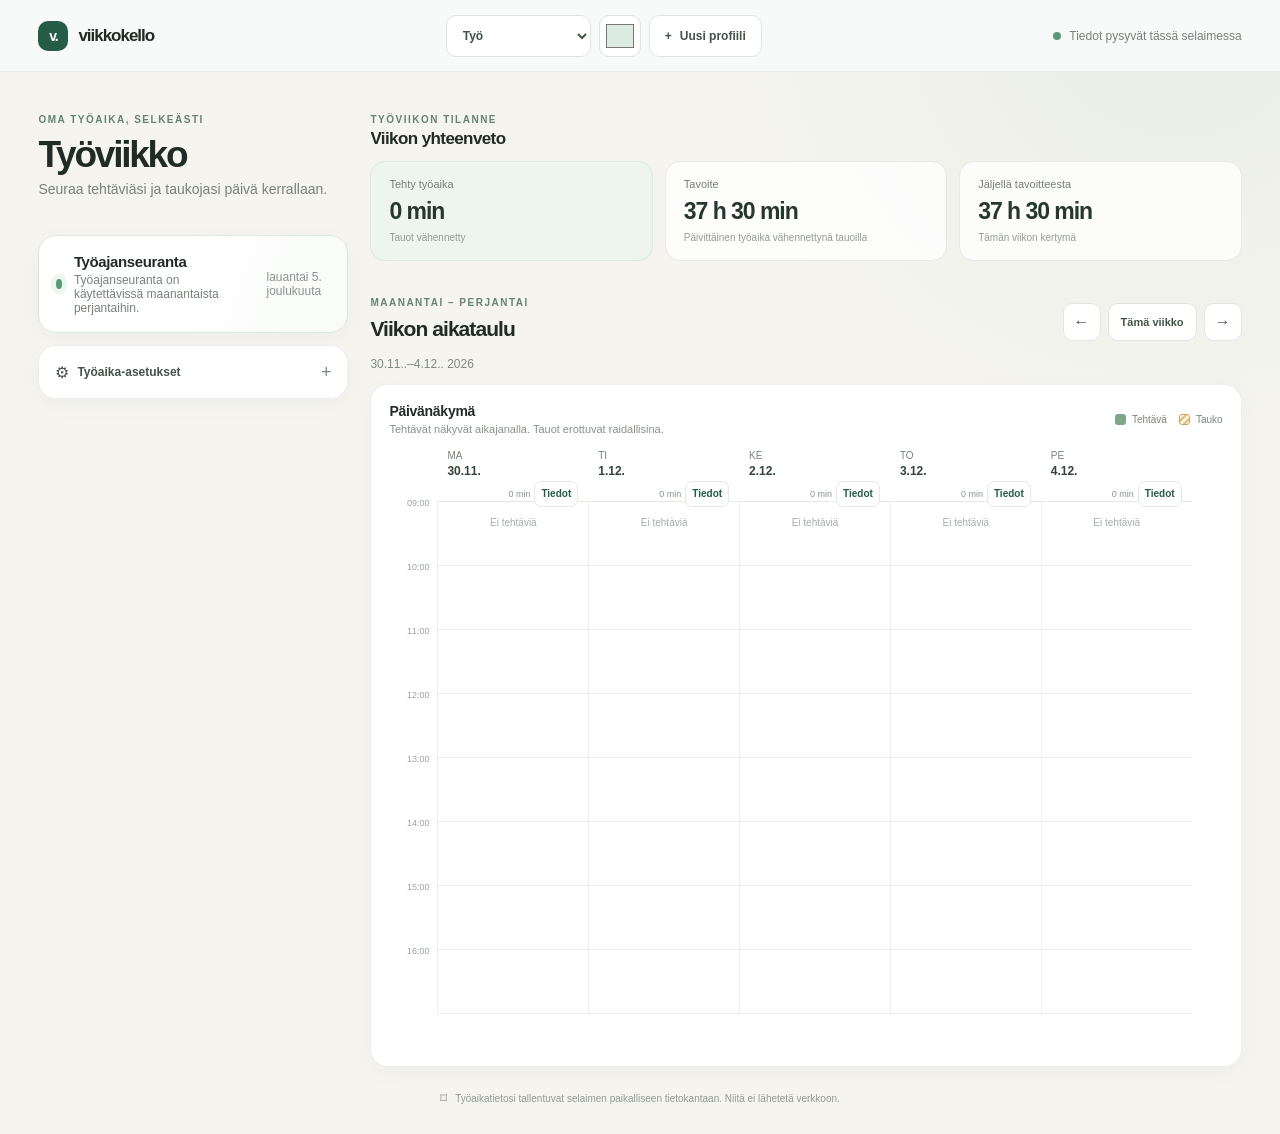
<file: timelog/index.html>
<!doctype html>
<html lang="fi">

<head>
  <meta charset="utf-8">
  <meta name="viewport" content="width=device-width, initial-scale=1">
  <meta name="theme-color" content="#f5f4ef">
  <title>Viikkokello — työajan seuranta</title>
  <link rel="stylesheet" href="styles.css">
  <script src="app.js" defer></script>
</head>

<body>
  <a class="skip-link" href="#main">Siirry sisältöön</a>

  <header class="topbar">
    <a class="brand" href="#" aria-label="Viikkokello, etusivu">
      <span class="brand-mark" aria-hidden="true">v.</span>
      <span>viikkokello</span>
    </a>
    <div class="header-tools">
      <label class="visually-hidden" for="profile-select">Valittu profiili</label>
      <select id="profile-select" class="profile-select"></select>
      <label class="visually-hidden" for="profile-color">Valitun profiilin header-väri</label>
      <input id="profile-color" class="profile-color" name="profileColor" type="color" value="#dcebe2">
      <button id="add-profile-button" class="button button-secondary add-profile-button" type="button" aria-label="Uusi profiili">
        <span aria-hidden="true">+</span><span class="add-profile-label">Uusi profiili</span>
      </button>
    </div>
    <p class="privacy-note"><span class="privacy-dot" aria-hidden="true"></span>Tiedot pysyvät tässä selaimessa</p>
  </header>

  <main id="main" class="page-shell">


    <div class="dashboard-layout">
      <div class="control-sidebar">
        <section class="intro" aria-labelledby="page-title">
          <div>
            <p class="eyebrow">OMA TYÖAIKA, SELKEÄSTI</p>
            <h1 id="page-title">Työviikko</h1>
            <p class="intro-copy">Seuraa tehtäviäsi ja taukojasi päivä kerrallaan.</p>
          </div>
        </section>
        <section class="tracker panel" aria-labelledby="tracker-heading">
          <div class="tracker-top">
            <div class="tracker-title">
              <span class="live-indicator" aria-hidden="true"></span>
              <div>
                <h2 id="tracker-heading">Työajanseuranta</h2>
                <p id="tracker-hint">Aloita tehtävä, kun olet valmis.</p>
              </div>
            </div>
            <p id="tracker-date" class="tracker-date"></p>
          </div>

          <form id="task-form" class="task-form">
            <label class="visually-hidden" for="task-name">Tehtävän nimi</label>
            <input id="task-name" name="taskName" type="text" maxlength="80" placeholder="Mitä aiot tehdä?"
              autocomplete="off" required>
            <button class="button button-primary" type="submit">
              <span aria-hidden="true">▶</span> Aloita tehtävä
            </button>
          </form>

          <div id="active-task" class="active-task" hidden>
            <div class="active-task-info">
              <span id="active-task-name" class="active-task-name"></span>
              <span id="active-task-time" class="active-task-time"></span>
              <span id="active-task-duration" class="active-task-duration"></span>
            </div>
            <div class="active-task-actions">
              <button id="break-button" class="button button-break" type="button">Aloita tauko</button>
              <button id="stop-task-button" class="button button-stop" type="button">Lopeta tehtävä</button>
            </div>
          </div>
          <p id="notice" class="notice" role="status" aria-live="polite"></p>
        </section>

        <details class="settings panel">
          <summary><span aria-hidden="true">⚙</span> Työaika-asetukset</summary>
          <form id="settings-form" class="settings-form">
            <p>Määritä tavallinen työpäiväsi ja päivittäinen taukoaika. Tiedot tallennetaan vain tähän selaimeen.</p>
            <div class="settings-fields">
              <label for="work-start">Työpäivä alkaa</label>
              <input id="work-start" name="workStart" type="time" required>
              <label for="work-end">Työpäivä päättyy</label>
              <input id="work-end" name="workEnd" type="time" required>
              <label for="daily-break">Taukoaika päivässä (min)</label>
              <input id="daily-break" name="dailyBreak" type="number" min="0" max="1439" step="5" required
                aria-describedby="daily-break-hint">
            </div>
            <p id="daily-break-hint">Taukoaika vähennetään päivittäisestä työtuntitavoitteesta.</p>
            <button class="button button-secondary" type="submit">Tallenna asetukset</button>
          </form>
        </details>
      </div>

      <aside class="summary-sidebar" aria-labelledby="summary-heading">
        <p class="eyebrow">TYÖVIIKON TILANNE</p>
        <h2 id="summary-heading">Viikon yhteenveto</h2>
        <div class="summary-grid">
          <article class="summary-card summary-primary">
            <span class="summary-label">Tehty työaika</span>
            <strong id="weekly-total" class="summary-value">—</strong>
            <span class="summary-detail">Tauot vähennetty</span>
          </article>
          <article class="summary-card">
            <span class="summary-label">Tavoite</span>
            <strong id="weekly-target" class="summary-value">—</strong>
            <span class="summary-detail">Päivittäinen työaika vähennettynä tauoilla</span>
          </article>
          <article class="summary-card">
            <span class="summary-label">Jäljellä tavoitteesta</span>
            <strong id="weekly-remaining" class="summary-value">—</strong>
            <span class="summary-detail">Tämän viikon kertymä</span>
          </article>
        </div>
      </aside>

      <section class="week-section" aria-labelledby="week-heading">
        <div class="week-toolbar">
          <div>
            <p class="eyebrow">MAANANTAI – PERJANTAI</p>
            <h2 id="week-heading">Viikon aikataulu</h2>
          </div>
          <nav class="week-navigation" aria-label="Viikon valinta">
            <button id="previous-week" class="icon-button" type="button" aria-label="Edellinen viikko">←</button>
            <button id="current-week" class="button button-today" type="button">Tämä viikko</button>
            <button id="next-week" class="icon-button" type="button" aria-label="Seuraava viikko">→</button>
          </nav>
        </div>

        <div class="week-label-row">
          <p id="week-range" class="week-range"></p>
          <p class="week-readonly" id="week-readonly" hidden>Vanhan viikon tiedot</p>
        </div>

        <section class="calendar-panel panel" aria-labelledby="calendar-heading">
          <div class="calendar-heading">
            <div>
              <h3 id="calendar-heading">Päivänäkymä</h3>
              <p>Tehtävät näkyvät aikajanalla. Tauot erottuvat raidallisina.</p>
            </div>
            <span class="calendar-key"><span class="key-task" aria-hidden="true"></span>Tehtävä <span class="key-break"
                aria-hidden="true"></span>Tauko</span>
          </div>
          <div class="calendar-scroll" tabindex="0"
            aria-label="Työviikon kalenteri. Pienellä näytöllä voit selata näkymää vaakasuunnassa.">
            <div id="week-grid" class="week-grid" aria-live="polite"></div>
          </div>
        </section>
      </section>
    </div>

    <dialog id="day-dialog" class="day-dialog" aria-labelledby="day-dialog-title">
      <div class="day-dialog-content">
        <header class="day-dialog-header">
          <div>
            <p class="eyebrow">PÄIVÄN TIEDOT</p>
            <h1 id="day-dialog-title" class="dialog-title"></h1>
            <p id="day-dialog-summary" class="day-dialog-summary"></p>
          </div>
          <form method="dialog">
            <button class="icon-button dialog-close" type="submit" aria-label="Sulje päivän tiedot" autofocus>×</button>
          </form>
        </header>

        <section aria-label="Päivän tilastot">
          <div id="day-stats" class="day-stats"></div>
        </section>

        <section class="day-timeline-section" aria-labelledby="day-timeline-heading">
          <div class="day-section-heading">
            <div>
              <h2 id="day-timeline-heading">Tehtävät aikajärjestyksessä</h2>
              <p>Kirjaukset näytetään peräkkäin, tauot eriteltyinä</p>
            </div>
            <span class="calendar-key"><span class="key-task" aria-hidden="true"></span>Tehtävä <span class="key-break"
                aria-hidden="true"></span>Tauko</span>
          </div>
          <div class="day-timeline-scroll" tabindex="0"
            aria-label="Päivän tehtävät aloitusajan mukaisessa järjestyksessä">
            <div id="day-timeline" class="day-timeline"></div>
          </div>
        </section>
      </div>
    </dialog>

    <dialog id="profile-dialog" class="profile-dialog" aria-labelledby="profile-dialog-title">
      <form id="profile-form" class="profile-form" aria-labelledby="profile-dialog-title">
        <h2 id="profile-dialog-title">Lisää profiili</h2>
        <p>Jokaisella profiililla on omat tehtävät ja työaika-asetukset.</p>
        <label for="profile-name">Profiilin nimi</label>
        <input id="profile-name" name="profileName" type="text" maxlength="40" autocomplete="off" aria-describedby="profile-error" required autofocus>
        <p id="profile-error" class="profile-error" role="alert" hidden></p>
        <div class="profile-form-actions">
          <button id="cancel-profile-button" class="button button-secondary" type="button">Peruuta</button>
          <button class="button button-primary" type="submit">Luo profiili</button>
        </div>
      </form>
    </dialog>

    <footer class="page-footer">
      <span class="footer-lock" aria-hidden="true">⌑</span>
      <p>Työaikatietosi tallentuvat selaimen paikalliseen tietokantaan. Niitä ei lähetetä verkkoon.</p>
    </footer>

    <div id="error-message" class="error-message" role="alert" hidden></div>
  </main>
</body>

</html>
</file>
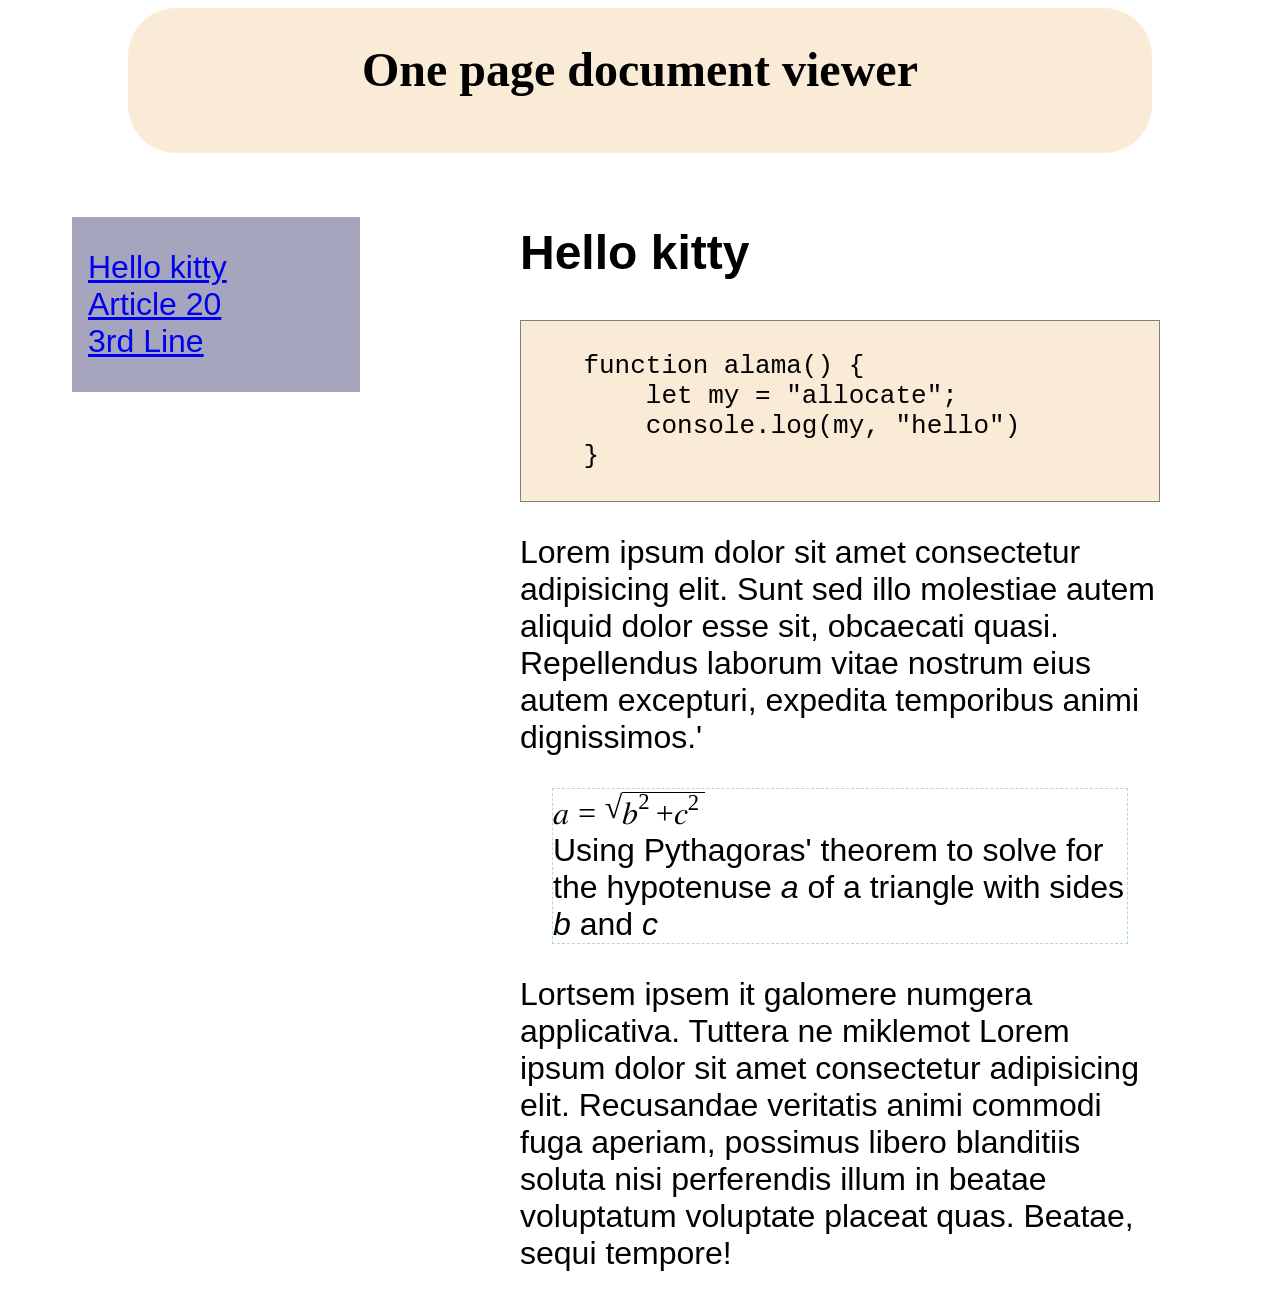
<file: docrates/docrates.html>
<!DOCTYPE html>
<html>


<head>
    <title>🚩 Docrates, lightweight document viewer</title>
    <style>
        :root {
            --col-backer: rgb(165, 165, 189);
        }

        header {
            margin: auto;
            text-align: center;
            background-color: antiquewhite;
            width: 80vw;
            font-family: Garamond;
            font-size: 1.5rem;
            padding: .1rem 0 1em;
            border-radius: 3rem;

        }

        .meta {
            display: none;
        }

        .hide {
            display: none;
            transition: transform 2s ease;
            transform: rotate(90deg) scale(0);
        }

        #article_menu {
            position: sticky;
            top: 0;
        }

        main {
            display: grid;
            grid-template-columns: 40vw 50vw;
            /* grid: 10% 50%; */
            /* margin: auto; */
            width: 50vw;
            font-size: 2em;
            font-family: Arial, Helvetica, sans-serif;
        }


        .page {
            padding-top: 1em;
        }

        menu {
            width: 20vw;

            padding: 1em .5em;
            margin: 2em;
            height: fit-content;
            background-color: var(--col-backer);
            list-style-type: none;
        }

        figure {
            border: 0.05em dashed lightblue;
            margin: 1em 5%;
        }

        pre.code {
            border: 1px solid grey;
            background-color: antiquewhite;
        }
    </style>
</head>

<body>
    <header>
        <h1>One page document viewer</h1>
    </header>

    <main>
        <menu id="article_menu">
            <p>Static non JS menu</p>
            <li><a href="#article2">Hello kitty</a></li>
            <li><a href="#article2">Article2</a></li>
        </menu>
        <div class="page" id="article1">
            <h2>Hello kitty</h2>
            <pre class="code" alt="script snippet">
            <code class="language-javascript">
    function alama() {
        let my = "allocate";
        console.log(my, "hello")
    }</code>
        </pre>
            <p>Lorem ipsum dolor sit amet consectetur adipisicing elit. Sunt sed illo molestiae autem aliquid dolor
                esse
                sit, obcaecati quasi. Repellendus laborum vitae nostrum eius autem excepturi, expedita temporibus
                animi
                dignissimos.'
            </p>
            <figure>
                <math>
                    <mi>a</mi>
                    <mo>=</mo>
                    <msqrt>
                        <msup>
                            <mi>b</mi>
                            <mn>2</mn>
                        </msup>
                        <mi>+</mi>
                        <msup>
                            <mi>c</mi>
                            <mn>2</mn>
                        </msup>
                    </msqrt>
                </math>
                <figcaption>
                    Using Pythagoras' theorem to solve for the hypotenuse <var>a</var> of
                    a triangle with sides <var>b</var> and <var>c</var>
                </figcaption>
            </figure>

            <p>Lortsem ipsem it galomere numgera applicativa. Tuttera ne miklemot
                Lorem ipsum dolor sit amet consectetur adipisicing elit. Recusandae veritatis animi commodi fuga
                aperiam,
                possimus libero blanditiis soluta nisi perferendis illum in beatae voluptatum voluptate placeat
                quas.
                Beatae, sequi tempore!
            </p>
        </div>
        <div class="page " id="article2">
            <h2>Article 20</h2>
            <p>Lortsem ipsem it galomere numgera applicativa. Tuttera ne miklemot
                Lorem ipsum dolor sit amet consectetur adipisicing elit. Recusandae veritatis animi commodi fuga
                aperiam,
                possimus libero blanditiis soluta nisi perferendis illum in beatae voluptatum voluptate placeat
                quas.
                Beatae, sequi tempore!

            </p>
            <p>Lortsem ipsem it galomere numgera applicativa. Tuttera ne miklemot Lorem ipsum dolor sit amet consectetur
                adipisicing elit. Recusandae veritatis animi commodi fuga aperiam, possimus libero blanditiis soluta
                nisi perferendis illum

            </p>

        </div>
        <div class="page" id="artt3">
            <h2>3rd Line</h2>
            <ul>
                <li>Lorem</li>
                <li>Ipsum</li>
                <li>Doleres</li>
            </ul>
        </div>
    </main>
    <script>

        const pageClass = "page"
        const menuClass = "article_menu"

        /** return first found html-element */
        function firstElement(HtmlElem, tags) {
            for (tag_name of tags) {
                for (n of HtmlElem.children) {
                    if (n.localName == tag_name) {
                        return n
                    }
                }
            }

        }
        function deleteChildren(HtmlNode) {
            HtmlNode.innerHTML = ''
        }

        // RUntime generated menu from elements
        // Searches first appearance of header and uses that content as link name
        function createMenu(articles, menu) {

            for (const article of articles) {
                let label = firstElement(article, ["h1", "h2", "h3"])
                let li = document.createElement("li")
                let but = document.createElement("a")
                let art_id = article.id
                but.textContent = label.firstChild.data
                but.href = `#${art_id}`
                but.onclick = () => showArticle(article, articles)
                li.append(but)
                menu.append(li)
            }
        }
        /** From HTML element list, **/
        function showArticle(page, HtmlElemList) {
            let artID = page.id
            for (const obj of HtmlElemList) {
                (artID == obj.id) ? obj.removeAttribute("hidden") : obj.setAttribute("hidden", null)
            }
        }

        function main() {
            const ARTICLES = document.getElementsByClassName(pageClass)
            const page_menu = document.getElementById(menuClass)
            deleteChildren(page_menu) // remove static link list

            createMenu(ARTICLES, page_menu)
            showArticle(ARTICLES[0], ARTICLES)
        }
        main()

    </script>
</body>

</html>
</file>
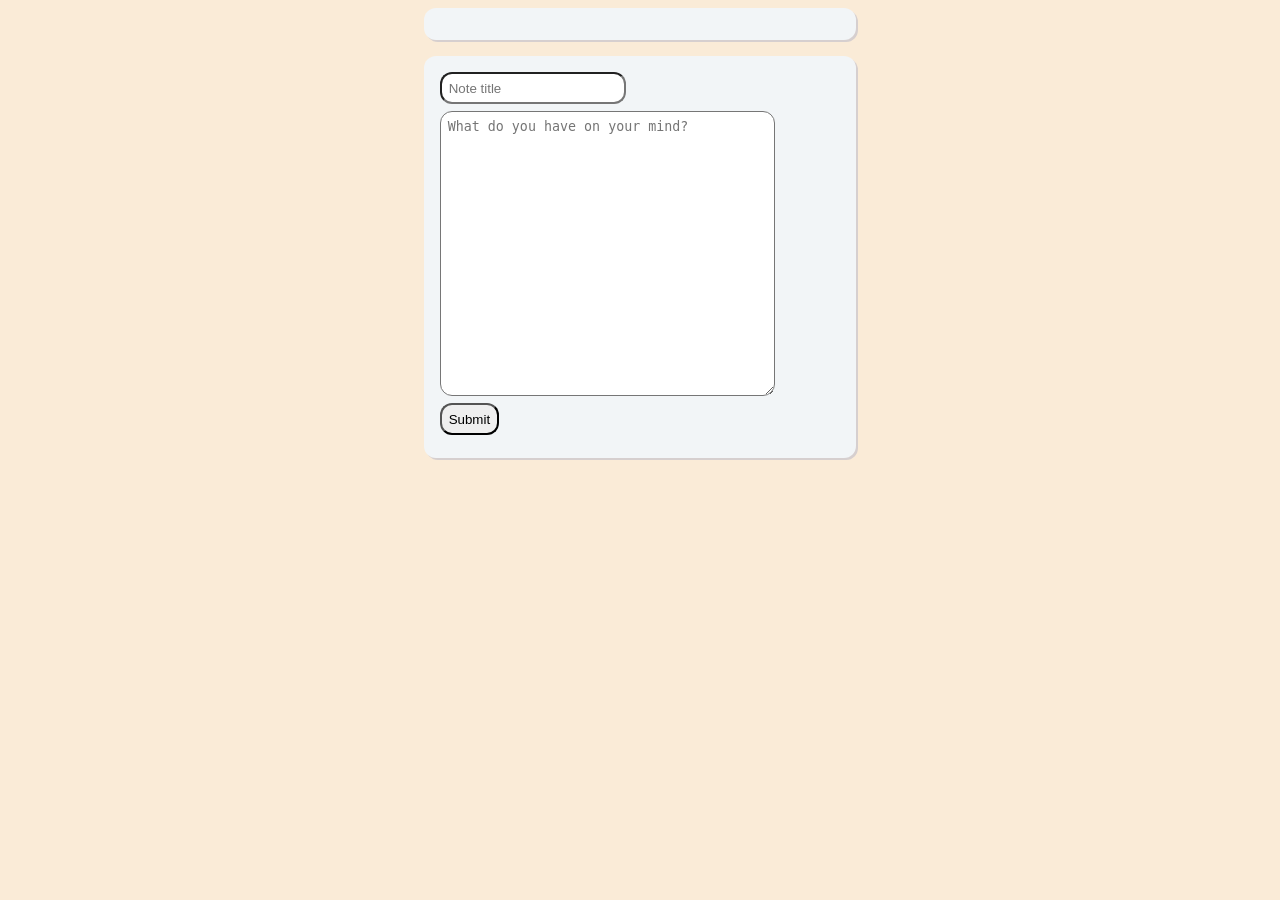
<file: note/note.html>
<!DOCTYPE html>
<html lang="en">

<head>
    <meta charset="UTF-8">
    <meta name="viewport" content="width=device-width, initial-scale=1.0">
    <title>Browser Notebook</title>
    <style>
        :root {
            --radius: 12px;
        }

        body {
            background-color: antiquewhite;
        }

        .module {
            overflow-y: scroll;
            max-height: 50vh;
            width: 400px;
            margin: auto;
            padding: 1em;
            background-color: rgb(242, 245, 247);
            border-radius: var(--radius);
            margin-bottom: 1em;
            box-shadow: 2px 2px rgb(214, 207, 207);
        }

        form {
            padding: 1em;

            @media only screen {
                label {
                    display: none;
                }
            }

            textarea {
                margin-bottom: .5em;
                display: block;
                padding: .5em;
                width: 80%;
                min-height: 30vh;
            }
        }

        textarea,
        input {
            padding: .5em;
            display: block;
            margin-bottom: .5em;
            border-radius: var(--radius);
        }

        button {
            padding: .5em;
            background-color: rgb(175, 196, 189);
            border-radius: 100vw;
        }

        .notes {
            max-height: 30vh;
        }

        section.note {
            border: 1px grey solid;
            border-radius: 1em;
            padding: 1em;
            margin-bottom: 1em;
            background-color: white;

            .header {

                h3 {
                    margin: 0;
                }

                p {
                    margin: .3em 0;
                    font-size: .8em;
                }

                button {
                    float: right;
                }

                button:hover {
                    background-color: beige;
                    display: block
                }
            }

            .note {
                border-left: 2px solid grey;
                padding: 0 0 0 .3em;
            }

            img {
                max-width: 50%;
            }

        }

        progress {
            width: 50%;
            height: 1em;
            /* display: ; */
        }
    </style>
</head>

<body>

    <div id="note-field" class="module notes">
        <section class="note" id="1772008395189">
            <div class="header">
                <h3>This is mockup for static page. JS will remove it and render actual content</h3>
                <button>Remove</button>
            </div>

            <p>Lorem ipsum dolor sit amet consectetur,<br />
                Epsium diolom utre man
            </p>
        </section>
    </div>

    <form id="note-editor" class="module">
        <label for="title">Title</label>
        <input type="text" id="note-title" name="title" placeholder="Note title" required>
        <label for="note">Note</label>
        <textarea id="note-content" name="note" placeholder="What do you have on your mind?" required></textarea>
        <input type="submit" value="Submit">
    </form>
</body>

<script>
    class WebStorage {
        FUNC = localStorage
        constructor(tag) { this.tag = String(tag); this.obj = {}; this.get_object() }
        get_object() { this.obj = JSON.parse(this.FUNC.getItem(this.tag)); return this.obj }
        put_object(obj) { this.obj = obj; this.FUNC.setItem(this.tag, JSON.stringify(obj)) }
        delete(bool = false) { (bool) ? this.FUNC.clear(this.tag) : undefined; this.obj = {} }
        get_bytes() { return new Blob(Object.entries(this.FUNC)).size }
    }
    class NoteStorage extends WebStorage {
        constructor(tag) { super(tag); if (!this.obj) { this.put_object({ ver: 1, notes: [] }) } }
        push_note(obj) { this.obj.notes = [obj].concat(this.obj.notes); this.put_object(this.obj) }
        delete_note(id) { this.obj.notes.forEach((val, i, array) => { if (val.id == id) array.splice(i, 1); this.put_object(this.obj) }) }
    }

    /**Clear value of form element**/
    const clearVal = (DOM_LIST) => { DOM_LIST.forEach((a) => a.value = "") }

    function smoothScrollId(id) { document.getElementById(id).scrollIntoView({ behavior: "smooth", block: "start", inline: "nearest" }) }

    const submit_note = (title, content, storage) => {
        storage.push_note({
            id: Date.now(),
            t: title.value,
            date: new Date().toLocaleString(),
            n: content.value
        })
        clearVal([title, content])
    }

    const STORRAGE = new NoteStorage("notes")
    const submitForm = document.getElementById("note-editor")
    const note_field = document.getElementById("note-field")
    const title = document.getElementById("note-title")
    const content = document.getElementById("note-content")

    const elemWithText = (tag, text) => { let el = document.createElement(tag); el.textContent = text; return el }
    const appendManyChild = (parent, children) => { children.forEach((val) => parent.appendChild(val)) }
    const render_notes = () => {
        note_field.innerHTML = ""
        var notes = STORRAGE.get_object().notes
        if (notes.length > 0) {

            let prog = document.createElement("progress")
            let used = STORRAGE.get_bytes()
            prog.value = used
            prog.max = 5000000
            prog.textContent = used / 5000000 + "%"
            note_field.appendChild(prog)

            for (let note of notes) {
                let sect = document.createElement("section")
                sect.id = note.id
                sect.classList.add("note")
                note_field.appendChild(sect)
                //header
                {
                    let header = document.createElement("div")
                    header.classList.add("header")
                    sect.appendChild(header)
                    let remove_button = elemWithText("button", "Remove")
                    remove_button.addEventListener("click", () => { STORRAGE.delete_note(note.id); render_notes() })
                    appendManyChild(header, [remove_button, elemWithText("h3", note.t), elemWithText("p", note.date)])
                }
                // NOTE
                {
                    let note_str = "<div class='note'>" + note.n.replace(/(?![>])\n(?![<])/gm, "<br/>") + "</div>"

                    let note_content = new DOMParser().parseFromString(note_str, "text/html")
                    if (note.t == "Hello") {
                        console.log("koi", note_str, note_content.getElementsByTagName("body")[0].children)
                        console.log(note_content.getElementsByTagName("body")[0].firstChild.childNodes)
                    }
                    sect.appendChild(note_content.getElementsByTagName("body")[0].firstChild)
                }
            }
            smoothScrollId(notes[0].id)
        }
    }

    render_notes()
    submitForm.addEventListener("submit", (e) => { e.preventDefault(); submit_note(title, content, STORRAGE); render_notes() })

</script>

</html>
</file>
<file: timelog/styles.css>
:root {
  color-scheme: light;
  font-family: "DM Sans", "Segoe UI", sans-serif;
  color: #202b26;
  background: #f5f4ef;
  font-synthesis: none;
  text-rendering: optimizeLegibility;
  --ink: #202b26;
  --muted: #78827b;
  --line: #e7e9e3;
  --green: #245c47;
  --green-dark: #194533;
  --green-soft: #e8f1eb;
  --cream: #f5f4ef;
  --card: #fff;
  --amber: #a45b20;
  --hour-height: 64px;
}

* {
  box-sizing: border-box;
}

body {
  min-inline-size: 320px;
  min-block-size: 100dvh;
  margin: 0;
  background:
    radial-gradient(ellipse at 92% 0%, rgb(226 234 224 / 62%), transparent 29rem),
    var(--cream);
}

button,
input {
  font: inherit;
}

button {
  cursor: pointer;
}

button:focus-visible,
a:focus-visible,
input:focus-visible,
summary:focus-visible,
.calendar-scroll:focus-visible {
  outline: 3px solid #c17b38;
  outline-offset: 3px;
}

.topbar {
  display: flex;
  align-items: center;
  justify-content: space-between;
  min-block-size: 72px;
  padding-inline: clamp(24px, 3vw, 64px);
  border-block-end: 1px solid rgb(32 43 38 / 7%);
  background-color: #fbfcfa;
  background-color: color-mix(in oklab, var(--profile-header-color, #dcebe2) 24%, white);
  transition: background-color 180ms ease;
}

.brand {
  display: inline-flex;
  align-items: center;
  gap: 10px;
  color: var(--ink);
  font-family: Manrope, "Segoe UI", sans-serif;
  font-size: 17px;
  font-weight: 800;
  letter-spacing: -0.06em;
  text-decoration: none;
}

.brand-mark {
  display: grid;
  inline-size: 30px;
  block-size: 30px;
  place-items: center;
  border-radius: 10px;
  background: var(--green);
  color: white;
  font-size: 14px;
  letter-spacing: -0.08em;
}

.privacy-note {
  display: flex;
  align-items: center;
  gap: 8px;
  margin: 0;
  color: var(--muted);
  font-size: 12px;
}

.header-tools {
  display: flex;
  align-items: center;
  gap: 8px;
  min-inline-size: 0;
}

.profile-select {
  min-inline-size: 145px;
  min-block-size: 42px;
  padding: 0 32px 0 12px;
  border: 1px solid #dfe4dc;
  border-radius: 10px;
  background: #fff;
  color: #43534a;
  font: inherit;
  font-size: 12px;
  font-weight: 600;
}

.profile-color {
  inline-size: 42px;
  block-size: 42px;
  padding: 4px;
  border: 1px solid #dfe4dc;
  border-radius: 10px;
  background: white;
  cursor: pointer;
}

.add-profile-button {
  white-space: nowrap;
}

.profile-dialog {
  inline-size: min(440px, calc(100vw - 32px));
  max-inline-size: none;
  padding: 24px;
  border: 1px solid #e3e8e2;
  border-radius: 18px;
  background: #fbfcfa;
  color: var(--ink);
  box-shadow: 0 24px 80px rgb(15 29 20 / 24%);
}

.profile-dialog::backdrop {
  overflow: hidden;
  background: rgb(22 34 27 / 54%);
  overscroll-behavior: contain;
  backdrop-filter: blur(3px);
}

.profile-dialog:modal {
  overscroll-behavior: contain;
}

.profile-form {
  display: grid;
  gap: 12px;
}

.profile-form h2 {
  margin: 0;
  font-size: 21px;
  letter-spacing: -0.04em;
}

.profile-form > p {
  margin: 0;
  color: var(--muted);
  font-size: 12px;
  line-height: 1.5;
}

.profile-form label {
  margin-block-start: 4px;
  color: #43534a;
  font-size: 12px;
  font-weight: 600;
}

.profile-form input {
  min-block-size: 44px;
  padding-inline: 12px;
  border: 1px solid #dfe4dc;
  border-radius: 10px;
  background: white;
  color: var(--ink);
}

.profile-form .profile-error {
  color: #a5392c;
}

.profile-form-actions {
  display: flex;
  justify-content: flex-end;
  gap: 8px;
  margin-block-start: 4px;
}

.privacy-dot,
.live-indicator {
  inline-size: 8px;
  block-size: 8px;
  border-radius: 50%;
  background: #5a9a72;
}

.page-shell {
  inline-size: min(2200px, calc(100% - clamp(48px, 6vw, 128px)));
  margin-inline: auto;
  padding-block: 42px 28px;
}

.intro {
  display: flex;
  align-items: flex-start;
  justify-content: space-between;
  gap: 24px;
  margin-block-end: 26px;
}

.dashboard-layout {
  display: grid;
  grid-template-columns: minmax(250px, 310px) minmax(0, 1fr);
  grid-template-areas:
    "controls stats"
    "controls week";
  align-items: start;
  gap: 22px;
}

.control-sidebar {
  grid-area: controls;
  position: sticky;
  inset-block-start: 18px;
  display: grid;
  grid-template-columns: minmax(0, 1fr);
  align-self: start;
  gap: 12px;
  min-inline-size: 0;
}

.summary-sidebar {
  grid-area: stats;
  align-self: start;
  min-inline-size: 0;
}

.summary-sidebar>.eyebrow {
  margin-block-end: 4px;
}

.summary-sidebar h2 {
  margin: 0 0 12px;
  font-size: 17px;
  font-weight: 700;
  letter-spacing: -0.035em;
}

.week-section {
  grid-area: week;
  min-inline-size: 0;
}

@media (min-width: 1440px) {
  .dashboard-layout {
    grid-template-columns: minmax(250px, 280px) minmax(0, 1fr) minmax(230px, 270px);
    grid-template-areas: "controls week stats";
  }

  .summary-sidebar .summary-grid {
    grid-template-columns: minmax(0, 1fr);
  }
}

.eyebrow {
  margin: 0 0 9px;
  color: #668273;
  font-size: 10px;
  font-weight: 700;
  letter-spacing: 0.15em;
}

h1,
h2,
h3,
p {
  margin-block-start: 0;
}

h1,
h2,
h3 {
  font-family: Manrope, "Segoe UI", sans-serif;
}

h1 {
  margin-block-end: 5px;
  font-size: clamp(29px, 4vw, 37px);
  font-weight: 700;
  letter-spacing: -0.06em;
}

.intro-copy {
  margin-block-end: 0;
  color: var(--muted);
  font-size: 14px;
}

.settings {
  min-inline-size: 0;
  padding: 0;
}

.settings summary {
  display: flex;
  align-items: center;
  gap: 8px;
  min-block-size: 52px;
  padding: 0 16px;
  border-radius: 18px;
  background: #fff;
  color: #43534a;
  font-size: 12px;
  font-weight: 600;
  list-style: none;
  cursor: pointer;
}

.settings summary::after {
  margin-inline-start: auto;
  color: #7a8a7f;
  content: "+";
  font-size: 18px;
  font-weight: 400;
}

.settings[open] summary::after {
  content: "−";
}

.settings summary::-webkit-details-marker {
  display: none;
}

.settings summary span {
  font-size: 16px;
}

.settings-form {
  display: grid;
  gap: 14px;
  inline-size: auto;
  padding: 0 16px 16px;
  border: 0;
  border-radius: 0;
  background: transparent;
  box-shadow: none;
}

.settings-form p {
  margin: 0;
  color: var(--muted);
  font-size: 12px;
  line-height: 1.5;
}

.settings-fields {
  display: grid;
  grid-template-columns: 1fr 112px;
  align-items: center;
  gap: 10px;
  font-size: 12px;
}

.settings-fields input,
.task-form input {
  min-block-size: 42px;
  padding-inline: 12px;
  border: 1px solid #dfe4dc;
  border-radius: 10px;
  background: white;
  color: var(--ink);
}

.settings-fields input {
  inline-size: 100%;
}

.panel {
  border: 1px solid rgb(35 54 43 / 8%);
  border-radius: 18px;
  background: var(--card);
  box-shadow: 0 6px 24px rgb(35 48 39 / 3%);
}

.tracker {
  padding: 19px 22px;
  border-color: #dce7de;
  background: linear-gradient(110deg, #fff 45%, #f8fbf8);
}

.control-sidebar .tracker {
  padding: 17px;
  min-inline-size: 0;
}

.control-sidebar .active-task {
  align-items: stretch;
  flex-direction: column;
  gap: 12px;
}

.control-sidebar .active-task-actions {
  inline-size: 100%;
}

.control-sidebar .active-task-actions .button {
  flex: 1;
  padding-inline: 8px;
}

.tracker-top,
.tracker-title,
.active-task,
.active-task-info,
.active-task-actions {
  display: flex;
  align-items: center;
}

.tracker-top {
  justify-content: space-between;
  gap: 16px;
}

.tracker-title {
  gap: 12px;
}

.live-indicator {
  inline-size: 10px;
  block-size: 10px;
  box-shadow: 0 0 0 5px #edf5ef;
}

.tracker h2 {
  margin: 0 0 3px;
  font-size: 15px;
  font-weight: 700;
  letter-spacing: -0.025em;
}

.tracker-title p {
  margin: 0;
  color: var(--muted);
  font-size: 12px;
}

.tracker-date {
  margin: 0;
  color: #88938b;
  font-size: 12px;
}

.task-form {
  display: flex;
  gap: 10px;
  margin-block-start: 16px;
}

.task-form input {
  flex: 1 1 200px;
  min-inline-size: 0;
  background: #fff;
}

.task-form input::placeholder {
  color: #9aa39c;
}

.button,
.icon-button {
  display: inline-flex;
  align-items: center;
  justify-content: center;
  gap: 8px;
  min-block-size: 42px;
  padding: 0 15px;
  border: 1px solid transparent;
  border-radius: 10px;
  font-size: 12px;
  font-weight: 700;
  transition: background-color 140ms ease, border-color 140ms ease, transform 140ms ease;
}

.button:active,
.icon-button:active {
  transform: translateY(1px);
}

.button-primary {
  background: var(--green);
  color: white;
}

.button-primary:hover {
  background: var(--green-dark);
}

.button-secondary,
.button-today {
  border-color: #dfe5df;
  background: white;
  color: #43534a;
}

.button-secondary:hover,
.button-today:hover {
  border-color: #b8c8bc;
  background: #f8faf8;
}

.active-task {
  justify-content: space-between;
  gap: 20px;
  margin-block-start: 15px;
  padding: 13px 15px;
  border: 1px solid #dce9df;
  border-radius: 13px;
  background: #f4f8f4;
}

.active-task-info {
  flex-wrap: wrap;
  gap: 5px 13px;
  min-inline-size: 0;
}

.active-task-name {
  max-inline-size: 260px;
  overflow-wrap: anywhere;
  color: var(--green-dark);
  font-size: 13px;
  font-weight: 700;
}

.active-task-time,
.active-task-duration {
  color: #738178;
  font-size: 11px;
}

.active-task-duration {
  color: var(--green);
  font-variant-numeric: tabular-nums;
  font-weight: 700;
}

.active-task-actions {
  flex: 0 0 auto;
  gap: 8px;
}

.button-break {
  border-color: #ead9c5;
  background: #fffaf3;
  color: #945722;
}

.button-break:hover {
  background: #fdf0dc;
}

.button-break.is-active {
  border-color: #e8c99e;
  background: #f8e9d1;
}

.button-stop {
  background: #f1f3f0;
  color: #49564e;
}

.button-stop:hover {
  background: #e7ebe7;
}

.notice {
  min-block-size: 16px;
  margin: 8px 0 0;
  color: #5c7664;
  font-size: 11px;
}

.notice:empty {
  display: none;
}

.notice.is-error {
  color: #a5392c;
}

.week-toolbar {
  display: flex;
  align-items: flex-end;
  justify-content: space-between;
  gap: 18px;
  margin-block-end: 12px;
}

.week-toolbar h2 {
  margin: 0;
  font-size: 21px;
  font-weight: 700;
  letter-spacing: -0.045em;
}

.week-navigation {
  display: flex;
  align-items: center;
  gap: 7px;
}

.icon-button {
  inline-size: 38px;
  min-inline-size: 38px;
  min-block-size: 38px;
  padding: 0;
  border-color: #e3e7e1;
  background: white;
  color: #46534b;
  font-size: 16px;
}

.icon-button:hover {
  background: #f5f8f5;
}

.button-today {
  min-block-size: 38px;
  padding-inline: 12px;
  font-size: 11px;
}

.week-label-row {
  display: flex;
  align-items: center;
  justify-content: space-between;
  min-block-size: 22px;
  margin-block-end: 9px;
}

.week-range {
  margin: 0;
  color: #7d8981;
  font-size: 12px;
  font-variant-numeric: tabular-nums;
}

.week-readonly {
  margin: 0;
  color: #929a94;
  font-size: 11px;
}

.summary-grid {
  display: grid;
  grid-template-columns: repeat(3, minmax(0, 1fr));
  gap: 12px;
  margin-block-end: 14px;
}

.summary-card {
  display: grid;
  gap: 7px;
  min-block-size: 100px;
  padding: 16px 18px 14px;
  border: 1px solid #e8e9e4;
  border-radius: 15px;
  background: rgb(255 255 255 / 82%);
}

.summary-primary {
  border-color: #dce9df;
  background: #eef5ef;
}

.summary-label {
  color: #738078;
  font-size: 11px;
  font-weight: 500;
}

.summary-value {
  color: #26372d;
  font-family: Manrope, "Segoe UI", sans-serif;
  font-size: 23px;
  font-variant-numeric: tabular-nums;
  font-weight: 700;
  letter-spacing: -0.045em;
  line-height: 1;
}

.summary-detail {
  color: #939c95;
  font-size: 10px;
}

.calendar-panel {
  padding: 18px 18px 20px;
}

.calendar-heading {
  display: flex;
  align-items: center;
  justify-content: space-between;
  gap: 14px;
  margin-block-end: 15px;
}

.calendar-heading h3 {
  margin: 0 0 4px;
  font-size: 14px;
  font-weight: 700;
  letter-spacing: -0.02em;
}

.calendar-heading p {
  margin: 0;
  color: #89928b;
  font-size: 11px;
}

.calendar-key {
  display: flex;
  align-items: center;
  gap: 6px;
  color: #7b867e;
  font-size: 10px;
  white-space: nowrap;
}

.key-task,
.key-break {
  inline-size: 11px;
  block-size: 11px;
  border-radius: 3px;
  background: #7da68a;
}

.key-break {
  margin-inline-start: 6px;
  border: 1px solid #d7a260;
  background: repeating-linear-gradient(135deg, #fff4e2 0 3px, #e8bd80 3px 5px);
}

.calendar-scroll {
  overflow: auto;
  overscroll-behavior: contain;
  scrollbar-gutter: stable;
  padding-bottom: 2rem;
  padding-right: 1rem;
}

.week-grid {
  display: grid;
  min-inline-size: 740px;
  grid-template-columns: 48px repeat(5, minmax(110px, 1fr));
  grid-template-rows: 52px repeat(var(--hour-count, 10), var(--hour-height));
}

.calendar-corner {
  grid-column: 1;
  grid-row: 1;
}

.day-heading {
  display: flex;
  flex-direction: column;
  justify-content: center;
  gap: 3px;
  padding-inline: 10px;
  border-block-end: 1px solid var(--line);
  color: #78847b;
  font-size: 10px;
  text-transform: uppercase;
  padding-top: 2ch;
}

.day-heading strong {
  color: #34443a;
  font-size: 12px;
  font-weight: 700;
  text-transform: none;
}

.day-heading.is-today strong {
  color: var(--green);
}

.day-total {
  margin-inline-start: auto;
  color: #8a958d;
  font-size: 9px;
  font-variant-numeric: tabular-nums;
  text-transform: none;
}

.time-label {
  grid-column: 1;
  display: block;
  padding-block-start: 3px;
  padding-inline-end: 8px;
  color: #9ba39d;
  font-size: 9px;
  font-variant-numeric: tabular-nums;
  text-align: end;
  transform: translateY(-7px);
}

.day-track {
  position: relative;
  grid-row: 2 / span var(--hour-count, 10);
  min-inline-size: 0;
  border-inline-start: 1px solid #eff0ec;
  background-image: repeating-linear-gradient(to bottom, transparent 0 calc(var(--hour-height) - 1px), #eceee9 calc(var(--hour-height) - 1px) var(--hour-height));
}

.day-track.is-today {
  background-color: #fbfcfa;
}

.event-block {
  position: absolute;
  inset-inline: 4px;
  z-index: 1;
  overflow: hidden;
  min-block-size: 26px;
  padding: 6px 8px;
  border-inline-start: 3px solid #4d8060;
  border-radius: 7px;
  background: #e8f1e9;
  color: #294b35;
  box-shadow: 0 1px 3px rgb(33 60 41 / 7%);
}

.event-block.is-running {
  border-inline-start-color: #286247;
  background: #dcece0;
  box-shadow: 0 0 0 1px rgb(72 125 89 / 20%);
}

.event-name {
  display: block;
  overflow: hidden;
  font-size: 10px;
  font-weight: 700;
  line-height: 1.25;
  text-overflow: ellipsis;
  white-space: nowrap;
}

.event-time {
  display: block;
  margin-block-start: 3px;
  color: #53715c;
  font-size: 9px;
  font-variant-numeric: tabular-nums;
  white-space: nowrap;
}

.break-marker {
  position: absolute;
  inset-inline: 0;
  z-index: 2;
  display: grid;
  min-block-size: 5px;
  place-items: center;
  overflow: hidden;
  border-block: 1px solid #d4a15f;
  background: repeating-linear-gradient(135deg, #fff3df 0 4px, #e9c38e 4px 6px);
  color: #754718;
  font-size: 8px;
  font-weight: 700;
  line-height: 1;
}

.now-line {
  position: absolute;
  inset-inline: 0;
  z-index: 3;
  block-size: 1px;
  background: #bf5846;
  pointer-events: none;
}

.now-line::before {
  position: absolute;
  inset-block-start: -3px;
  inset-inline-start: -3px;
  inline-size: 7px;
  block-size: 7px;
  border-radius: 50%;
  background: #bf5846;
  content: "";
}

.empty-day {
  position: absolute;
  inset-block-start: 15px;
  inset-inline: 8px;
  color: #a6aea8;
  font-size: 10px;
  text-align: center;
}

.day-details-row {
  display: flex;
  align-items: center;
  justify-content: space-between;
  gap: 4px;
  padding-bottom: 1ch;
}

.day-details-button {
  min-inline-size: 26px;
  min-block-size: 26px;
  padding: 2px 6px;
  border: 1px solid #e3e9e3;
  border-radius: 7px;
  background: #fff;
  color: var(--green);
  font-size: 10px;
  font-weight: 700;
}

.day-details-button:hover {
  border-color: #b8c8bc;
  background: #f3f8f4;
}

.day-dialog {
  inline-size: min(780px, calc(100vw - 32px));
  max-inline-size: none;
  max-block-size: min(88dvh, 920px);
  padding: 0;
  overflow: auto;
  border: 1px solid #e3e8e2;
  border-radius: 20px;
  background: #fbfcfa;
  color: var(--ink);
  box-shadow: 0 24px 80px rgb(15 29 20 / 24%);
}

.day-dialog::backdrop {
  overflow: hidden;
  background: rgb(22 34 27 / 54%);
  overscroll-behavior: contain;
  backdrop-filter: blur(3px);
}

.day-dialog:modal {
  overscroll-behavior: contain;
}

.day-dialog-content {
  padding: 25px;
}

.day-dialog-header {
  display: flex;
  align-items: flex-start;
  justify-content: space-between;
  gap: 16px;
  margin-block-end: 20px;
}

.day-dialog-header .eyebrow {
  margin-block-end: 6px;
}

.dialog-title {
  margin: 0 0 5px;
  font-size: clamp(22px, 4vw, 29px);
  letter-spacing: -0.05em;
}

.day-dialog-summary {
  margin: 0;
  color: var(--muted);
  font-size: 12px;
}

.day-dialog-header form {
  margin: 0;
}

.dialog-close {
  font-size: 24px;
  line-height: 1;
}

.day-stats {
  display: grid;
  grid-template-columns: repeat(4, minmax(0, 1fr));
  gap: 9px;
}

.day-stat {
  display: grid;
  align-content: start;
  gap: 7px;
  min-inline-size: 0;
  min-block-size: 90px;
  padding: 13px;
  border: 1px solid #e5e9e3;
  border-radius: 13px;
  background: white;
}

.day-stat.is-primary {
  border-color: #d7e5d9;
  background: #edf5ef;
}

.day-stat-label {
  color: #758179;
  font-size: 10px;
}

.day-stat-value {
  color: #2b3c31;
  font-family: Manrope, "Segoe UI", sans-serif;
  font-size: clamp(15px, 2.2vw, 19px);
  font-variant-numeric: tabular-nums;
  font-weight: 700;
  letter-spacing: -0.035em;
  overflow-wrap: anywhere;
}

.day-stat-detail {
  color: #8b958d;
  font-size: 9px;
  line-height: 1.35;
}

.day-timeline-section,
.day-section-heading {
  display: flex;
  align-items: center;
  justify-content: space-between;
  gap: 12px;
  margin-block-end: 11px;
}

.day-section-heading h2 {
  margin: 0 0 3px;
  font-size: 14px;
  letter-spacing: -0.02em;
}

.day-section-heading p {
  margin: 0;
  color: #89928b;
  font-size: 10px;
}

.day-timeline-scroll {
  max-block-size: min(420px, 43dvh);
  overflow: auto;
  border: 1px solid #e9ece7;
  border-radius: 12px;
  background: #fff;
  overscroll-behavior: contain;
  scrollbar-gutter: stable;
}

.day-timeline {
  min-inline-size: 0;
}

.day-timeline-empty {
  display: block;
  padding: 16px;
  border: 1px dashed #dfe5df;
  border-radius: 12px;
  color: #98a19a;
  font-size: 11px;
  text-align: center;
}

.day-event-list {
  position: relative;
  display: grid;
  gap: 8px;
  margin: 0;
  padding: 12px 12px 12px 8px;
  list-style: none;
}

.day-event-list::before {
  position: absolute;
  inset-block: 25px;
  inset-inline-start: 21px;
  inline-size: 1px;
  background: #dce5dc;
  content: "";
}

.day-event-item {
  position: relative;
  display: grid;
  grid-template-columns: 28px minmax(0, 1fr);
  align-items: start;
  gap: 10px;
  min-inline-size: 0;
}

.day-event-number {
  z-index: 1;
  display: grid;
  inline-size: 28px;
  block-size: 28px;
  place-items: center;
  border: 2px solid #fbfcfa;
  border-radius: 50%;
  background: #e6f0e8;
  color: var(--green);
  font-size: 9px;
  font-variant-numeric: tabular-nums;
  font-weight: 700;
}

.day-event-card {
  min-inline-size: 0;
  padding: 12px 14px;
  border: 1px solid #e7ebe5;
  border-radius: 12px;
  background: #fff;
}

.day-event-header {
  display: flex;
  align-items: flex-start;
  justify-content: space-between;
  gap: 12px;
}

.day-event-name {
  margin: 0;
  color: #34443a;
  font-size: 12px;
  font-weight: 700;
  overflow-wrap: anywhere;
}

.day-event-net {
  flex: 0 0 auto;
  padding: 4px 7px;
  border-radius: 6px;
  background: #edf5ef;
  color: var(--green);
  font-size: 11px;
  font-weight: 700;
  font-variant-numeric: tabular-nums;
}

.day-event-time {
  margin: 5px 0 0;
  color: #7e8981;
  font-size: 10px;
}

.day-event-breaks {
  display: grid;
  gap: 5px;
  margin: 11px 0 0;
  padding: 10px 0 0;
  border-block-start: 1px solid #eff0ec;
  list-style: none;
}

.day-event-break {
  display: flex;
  justify-content: space-between;
  gap: 10px;
  padding: 6px 8px;
  border: 1px solid #f0dfc8;
  border-radius: 7px;
  background: #fffaf3;
  color: #8c6637;
  font-size: 10px;
}

.page-footer {
  display: flex;
  align-items: center;
  justify-content: center;
  gap: 8px;
  margin-block-start: 23px;
  color: #929b94;
  font-size: 10px;
  text-align: center;
}

.page-footer p {
  margin: 0;
}

.footer-lock {
  font-size: 14px;
}

.error-message {
  margin-block-start: 16px;
  padding: 12px 14px;
  border: 1px solid #efc7c2;
  border-radius: 10px;
  background: #fff5f3;
  color: #9a3328;
  font-size: 12px;
}

.skip-link {
  position: fixed;
  inset-block-start: 10px;
  inset-inline-start: 10px;
  z-index: 5;
  padding: 10px 14px;
  border-radius: 8px;
  background: white;
  color: var(--green-dark);
  transform: translateY(-150%);
}

.skip-link:focus {
  transform: translateY(0);
}

.visually-hidden {
  position: absolute;
  inline-size: 1px;
  block-size: 1px;
  overflow: hidden;
  clip-path: inset(50%);
  white-space: nowrap;
}

[hidden] {
  display: none !important;
}

@media (max-width: 900px) {
  .dashboard-layout {
    grid-template-columns: minmax(0, 1fr);
    grid-template-areas:
      "controls"
      "stats"
      "week";
  }

  .control-sidebar {
    position: static;
    grid-template-columns: repeat(2, minmax(0, 1fr));
  }
}

@media (max-width: 700px) {
  .topbar {
    min-block-size: 0;
    flex-wrap: wrap;
    gap: 10px 12px;
    padding-inline: 18px;
    padding-block: 10px;
  }

  .brand {
    order: 1;
  }

  .privacy-note {
    order: 2;
    margin-inline-start: auto;
  }

  .header-tools {
    order: 3;
    flex: 1 1 100%;
  }

  .profile-select {
    flex: 1 1 auto;
    min-inline-size: 0;
  }

  .add-profile-button {
    flex: 0 0 auto;
  }

  .privacy-note {
    max-inline-size: 145px;
    font-size: 10px;
  }

  .page-shell {
    inline-size: calc(100% - 32px);
    padding-block-start: 30px;
  }

  .intro {
    align-items: flex-start;
  }

  .control-sidebar {
    grid-template-columns: minmax(0, 1fr);
  }

  .tracker {
    padding: 16px;
  }

  .task-form {
    align-items: stretch;
  }

  .task-form .button {
    flex: 0 0 auto;
    padding-inline: 11px;
  }

  .active-task {
    align-items: flex-start;
    flex-direction: column;
    gap: 12px;
  }

  .active-task-actions {
    inline-size: 100%;
  }

  .active-task-actions .button {
    flex: 1;
  }

  .summary-grid {
    gap: 7px;
  }

  .summary-card {
    min-block-size: 92px;
    padding: 12px 10px;
  }

  .summary-label {
    font-size: 10px;
    line-height: 1.3;
  }

  .summary-value {
    font-size: 18px;
  }

  .summary-detail {
    font-size: 9px;
    line-height: 1.3;
  }

  .calendar-panel {
    padding: 14px 12px;
  }

  .day-dialog-content {
    padding: 19px;
  }

  .day-stats {
    grid-template-columns: repeat(2, minmax(0, 1fr));
  }

  .day-stat {
    min-block-size: 78px;
    padding: 11px;
  }
}

@media (max-width: 460px) {
  .add-profile-label {
    display: none;
  }

  .add-profile-button {
    inline-size: 42px;
    min-inline-size: 42px;
    padding: 0;
    font-size: 18px;
  }

  .privacy-note {
    display: none;
  }

  .week-toolbar {
    align-items: flex-start;
    flex-direction: column;
    gap: 12px;
  }

  .week-navigation {
    align-self: flex-end;
  }

  .task-form {
    flex-direction: column;
  }

  .task-form .button {
    min-block-size: 44px;
  }

  .calendar-heading {
    align-items: flex-start;
    flex-direction: column;
  }

  .page-footer {
    align-items: flex-start;
    line-height: 1.5;
    text-align: start;
  }

  .day-dialog {
    inline-size: calc(100vw - 20px);
    max-block-size: 92dvh;
    border-radius: 16px;
  }

  .day-dialog-content {
    padding: 15px;
  }

  .day-section-heading {
    align-items: flex-start;
    flex-direction: column;
  }
}

@media (prefers-reduced-motion: reduce) {

  *,
  *::before,
  *::after {
    scroll-behavior: auto !important;
    transition-duration: 0.01ms !important;
  }
}
</file>
